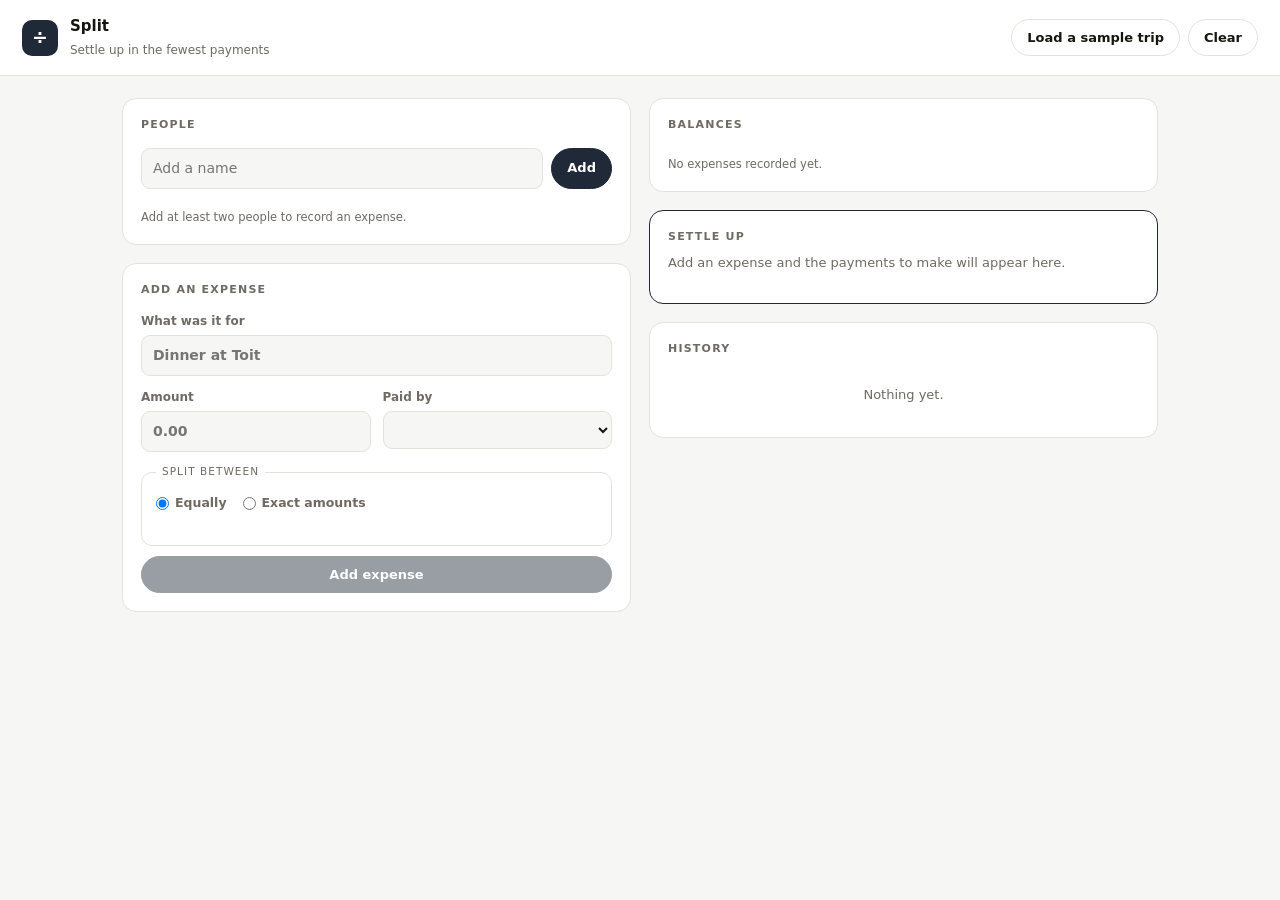
<file: templates/expense-splitter/index.html>
<!DOCTYPE html>
<html lang="en">
<head>
<meta charset="UTF-8">
<meta name="viewport" content="width=device-width, initial-scale=1">
<title>Splitwise-style Expense Splitter</title>
<meta name="description" content="Split trip and flatmate expenses, then settle up in the fewest possible payments. Runs entirely in your browser.">
<link rel="stylesheet" href="styles.css">
</head>
<body>

<header class="topbar">
  <div class="brand">
    <span class="mark" aria-hidden="true">÷</span>
    <div>
      <strong>Split</strong>
      <small>Settle up in the fewest payments</small>
    </div>
  </div>
  <div class="actions">
    <button type="button" id="sampleBtn" class="btn ghost">Load a sample trip</button>
    <button type="button" id="clearBtn" class="btn ghost">Clear</button>
  </div>
</header>

<main class="grid">

  <!-- ── People + add expense ── -->
  <section class="col">
    <div class="card">
      <h2>People</h2>
      <form id="personForm" class="inline-form">
        <input type="text" id="personName" maxlength="30" placeholder="Add a name" required>
        <button type="submit" class="btn primary">Add</button>
      </form>
      <ul id="peopleList" class="chips"></ul>
      <p class="hint" id="peopleHint">Add at least two people to record an expense.</p>
    </div>

    <div class="card">
      <h2>Add an expense</h2>
      <form id="expenseForm">
        <label>What was it for
          <input type="text" id="expDesc" maxlength="60" placeholder="Dinner at Toit" required>
        </label>
        <div class="row">
          <label>Amount
            <input type="number" id="expAmount" min="0.01" step="0.01" placeholder="0.00" required>
          </label>
          <label>Paid by
            <select id="expPayer" required></select>
          </label>
        </div>

        <fieldset class="split">
          <legend>Split between</legend>
          <div class="split-mode">
            <label><input type="radio" name="mode" value="equal" checked> Equally</label>
            <label><input type="radio" name="mode" value="exact"> Exact amounts</label>
          </div>
          <div id="participants" class="participants"></div>
          <p class="hint" id="splitHint"></p>
        </fieldset>

        <button type="submit" class="btn primary wide" id="addExpenseBtn">Add expense</button>
      </form>
    </div>
  </section>

  <!-- ── Balances + settlement + history ── -->
  <section class="col">
    <div class="card">
      <h2>Balances</h2>
      <ul id="balances" class="balances"></ul>
      <p class="hint" id="balancesHint">No expenses recorded yet.</p>
    </div>

    <div class="card settle">
      <h2>Settle up</h2>
      <p class="lede" id="settleLede"></p>
      <ol id="settlements" class="settlements"></ol>
    </div>

    <div class="card">
      <h2>History <span class="count" id="expenseCount"></span></h2>
      <ul id="expenses" class="expenses"></ul>
    </div>
  </section>
</main>

<script src="app.js"></script>
</body>
</html>
</file>
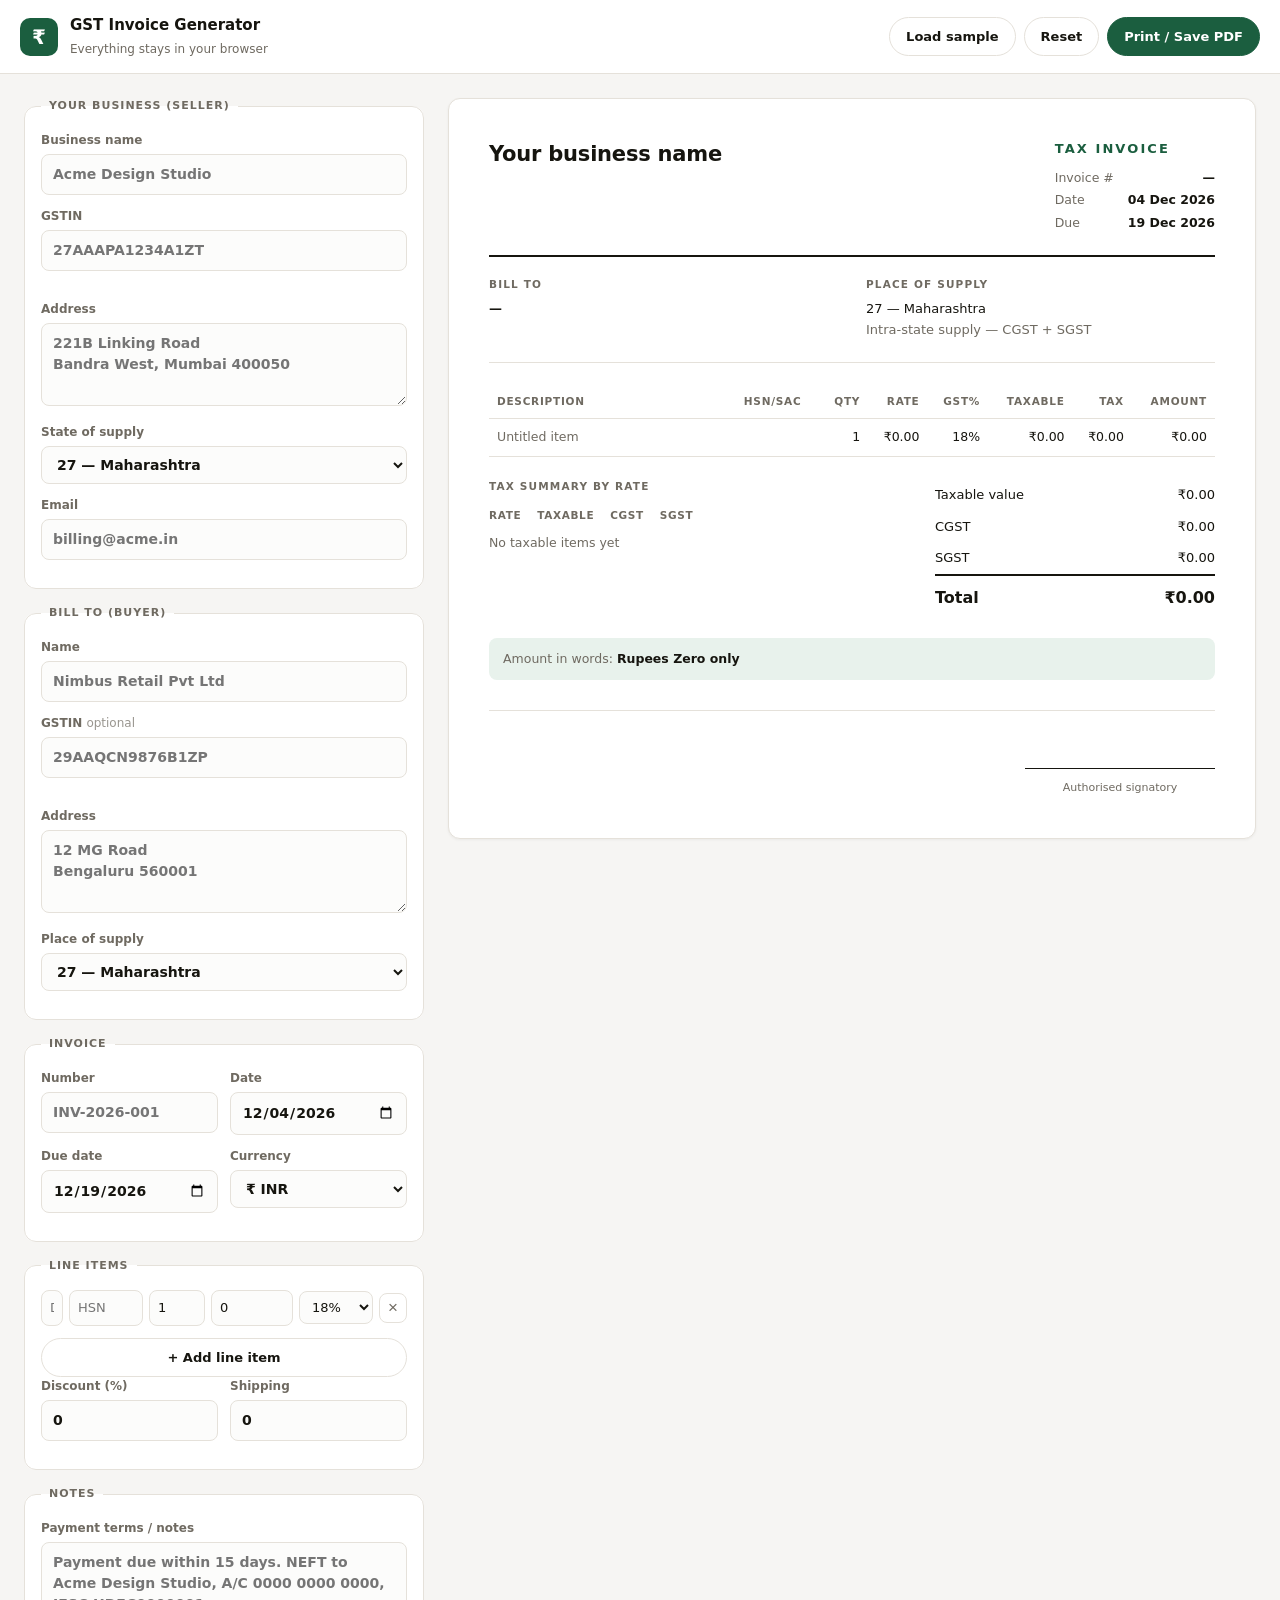
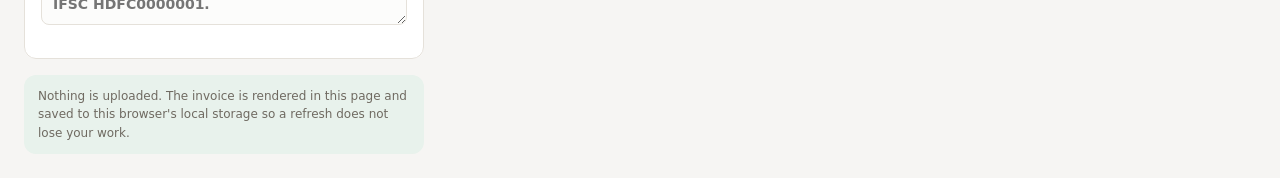
<file: templates/gst-invoice-generator/index.html>
<!DOCTYPE html>
<html lang="en">
<head>
<meta charset="UTF-8">
<meta name="viewport" content="width=device-width, initial-scale=1">
<title>GST Invoice Generator</title>
<meta name="description" content="Create a GST-compliant tax invoice in the browser. CGST/SGST/IGST split, amount in words, print to PDF. Nothing leaves your device.">
<link rel="stylesheet" href="styles.css">
</head>
<body>

<header class="topbar no-print">
  <div class="brand">
    <span class="mark">₹</span>
    <div>
      <strong>GST Invoice Generator</strong>
      <small>Everything stays in your browser</small>
    </div>
  </div>
  <div class="actions">
    <button type="button" id="loadSample" class="btn ghost">Load sample</button>
    <button type="button" id="resetAll" class="btn ghost">Reset</button>
    <button type="button" id="printBtn" class="btn primary">Print / Save PDF</button>
  </div>
</header>

<main class="layout">

  <!-- ─────────── Editor ─────────── -->
  <section class="editor no-print" aria-label="Invoice details">

    <fieldset>
      <legend>Your business (seller)</legend>
      <label>Business name <input type="text" id="sellerName" placeholder="Acme Design Studio"></label>
      <label>GSTIN <input type="text" id="sellerGstin" placeholder="27AAAPA1234A1ZT" maxlength="15" spellcheck="false"></label>
      <p class="hint" id="sellerGstinHint"></p>
      <label>Address <textarea id="sellerAddress" rows="3" placeholder="221B Linking Road&#10;Bandra West, Mumbai 400050"></textarea></label>
      <label>State of supply
        <select id="sellerState"></select>
      </label>
      <label>Email <input type="email" id="sellerEmail" placeholder="billing@acme.in"></label>
    </fieldset>

    <fieldset>
      <legend>Bill to (buyer)</legend>
      <label>Name <input type="text" id="buyerName" placeholder="Nimbus Retail Pvt Ltd"></label>
      <label>GSTIN <span class="opt">optional</span> <input type="text" id="buyerGstin" placeholder="29AAQCN9876B1ZP" maxlength="15" spellcheck="false"></label>
      <p class="hint" id="buyerGstinHint"></p>
      <label>Address <textarea id="buyerAddress" rows="3" placeholder="12 MG Road&#10;Bengaluru 560001"></textarea></label>
      <label>Place of supply
        <select id="buyerState"></select>
      </label>
    </fieldset>

    <fieldset>
      <legend>Invoice</legend>
      <div class="row">
        <label>Number <input type="text" id="invoiceNo" placeholder="INV-2026-001"></label>
        <label>Date <input type="date" id="invoiceDate"></label>
      </div>
      <div class="row">
        <label>Due date <input type="date" id="dueDate"></label>
        <label>Currency
          <select id="currency">
            <option value="INR">₹ INR</option>
            <option value="USD">$ USD</option>
            <option value="EUR">€ EUR</option>
            <option value="GBP">£ GBP</option>
          </select>
        </label>
      </div>
    </fieldset>

    <fieldset>
      <legend>Line items</legend>
      <div id="itemRows" class="item-rows"></div>
      <button type="button" id="addItem" class="btn ghost wide">+ Add line item</button>
      <div class="row">
        <label>Discount (%) <input type="number" id="discountPct" min="0" max="100" step="0.01" value="0"></label>
        <label>Shipping <input type="number" id="shipping" min="0" step="0.01" value="0"></label>
      </div>
    </fieldset>

    <fieldset>
      <legend>Notes</legend>
      <label>Payment terms / notes
        <textarea id="notes" rows="3" placeholder="Payment due within 15 days. NEFT to Acme Design Studio, A/C 0000 0000 0000, IFSC HDFC0000001."></textarea>
      </label>
    </fieldset>

    <p class="privacy">
      Nothing is uploaded. The invoice is rendered in this page and saved to
      this browser's local storage so a refresh does not lose your work.
    </p>
  </section>

  <!-- ─────────── Preview ─────────── -->
  <section class="preview" aria-label="Invoice preview">
    <article class="invoice" id="invoice">

      <div class="inv-head">
        <div>
          <h1 id="pvSellerName">Your business name</h1>
          <p class="muted" id="pvSellerAddress"></p>
          <p class="muted" id="pvSellerGstin"></p>
          <p class="muted" id="pvSellerEmail"></p>
        </div>
        <div class="inv-meta">
          <h2>Tax Invoice</h2>
          <table>
            <tr><td>Invoice #</td><th id="pvInvoiceNo">—</th></tr>
            <tr><td>Date</td><th id="pvInvoiceDate">—</th></tr>
            <tr><td>Due</td><th id="pvDueDate">—</th></tr>
          </table>
        </div>
      </div>

      <div class="parties">
        <div>
          <h3>Bill to</h3>
          <p><strong id="pvBuyerName">—</strong></p>
          <p class="muted" id="pvBuyerAddress"></p>
          <p class="muted" id="pvBuyerGstin"></p>
        </div>
        <div>
          <h3>Place of supply</h3>
          <p id="pvPlaceOfSupply">—</p>
          <p class="muted" id="pvSupplyType"></p>
        </div>
      </div>

      <table class="lines">
        <thead>
          <tr>
            <th class="c-desc">Description</th>
            <th class="c-hsn">HSN/SAC</th>
            <th class="c-num">Qty</th>
            <th class="c-num">Rate</th>
            <th class="c-num">GST%</th>
            <th class="c-num">Taxable</th>
            <th class="c-num">Tax</th>
            <th class="c-num">Amount</th>
          </tr>
        </thead>
        <tbody id="pvLines"></tbody>
      </table>

      <div class="totals-wrap">
        <div class="hsn-summary">
          <h3>Tax summary by rate</h3>
          <table id="pvTaxSummary"></table>
        </div>
        <table class="totals" id="pvTotals"></table>
      </div>

      <p class="in-words"><span>Amount in words:</span> <strong id="pvWords">—</strong></p>

      <div class="inv-foot">
        <p class="muted" id="pvNotes"></p>
        <div class="sign">
          <div class="sign-line"></div>
          <small>Authorised signatory</small>
        </div>
      </div>
    </article>
  </section>
</main>

<script src="app.js"></script>
</body>
</html>
</file>
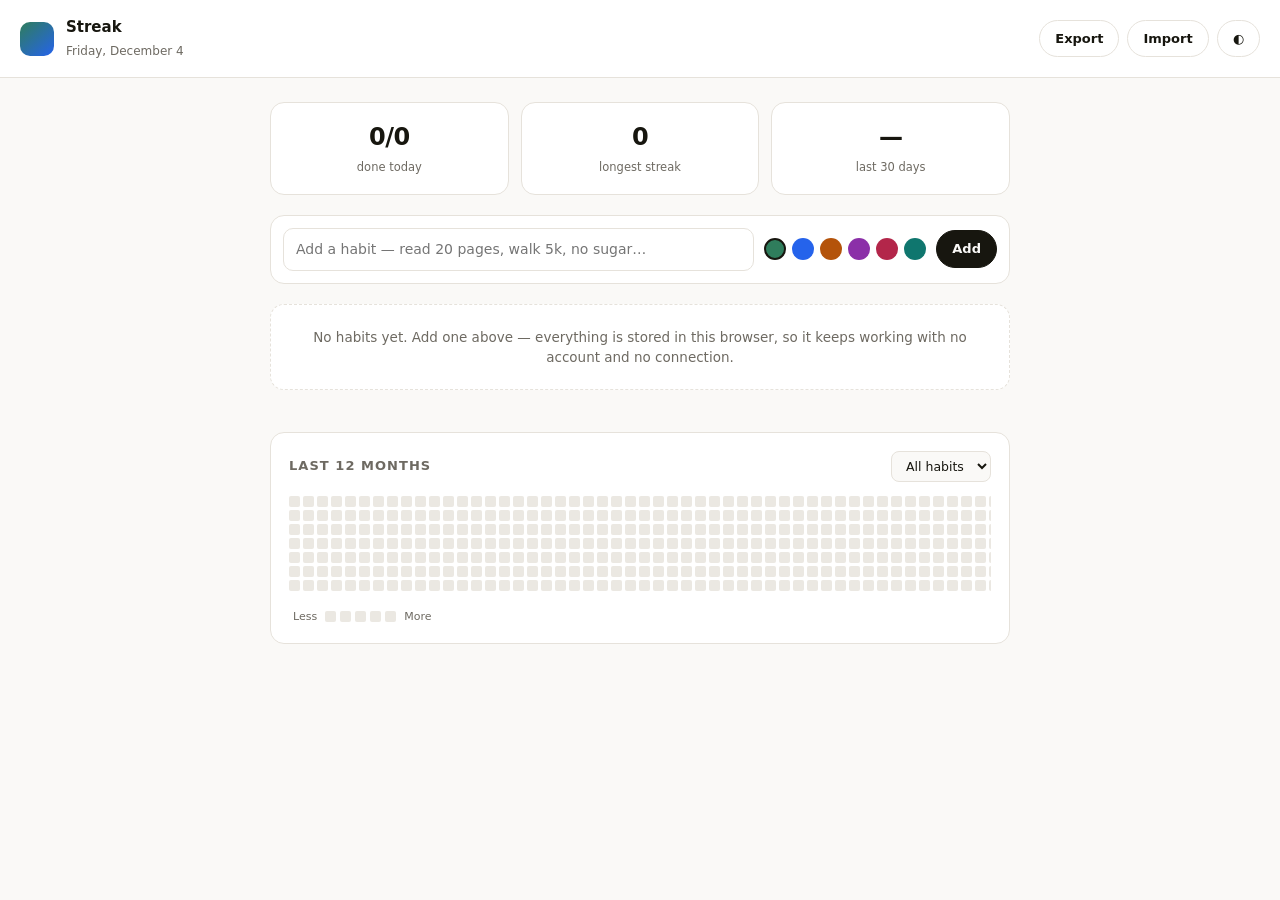
<file: templates/habit-tracker/index.html>
<!DOCTYPE html>
<html lang="en">
<head>
<meta charset="UTF-8">
<meta name="viewport" content="width=device-width, initial-scale=1">
<title>Streak — Habit Tracker</title>
<meta name="description" content="Track daily habits with streaks and a year heatmap. Works offline, stores everything in your browser, exports to JSON.">
<link rel="stylesheet" href="styles.css">
</head>
<body>

<header class="topbar">
  <div class="brand">
    <span class="mark" aria-hidden="true"></span>
    <div>
      <strong>Streak</strong>
      <small id="todayLabel"></small>
    </div>
  </div>
  <div class="actions">
    <button type="button" id="exportBtn" class="btn ghost">Export</button>
    <label class="btn ghost file">
      Import
      <input type="file" id="importInput" accept="application/json" hidden>
    </label>
    <button type="button" id="themeBtn" class="btn ghost" aria-label="Toggle theme">◐</button>
  </div>
</header>

<main>
  <section class="summary" aria-label="Overview">
    <div class="stat"><span id="statToday">0/0</span><small>done today</small></div>
    <div class="stat"><span id="statBest">0</span><small>longest streak</small></div>
    <div class="stat"><span id="statRate">—</span><small>last 30 days</small></div>
  </section>

  <form id="addForm" class="add-form">
    <input type="text" id="habitName" maxlength="40" placeholder="Add a habit — read 20 pages, walk 5k, no sugar…" required>
    <div class="colors" id="colorPicker" role="radiogroup" aria-label="Colour"></div>
    <button type="submit" class="btn primary">Add</button>
  </form>

  <p id="emptyState" class="empty" hidden>
    No habits yet. Add one above — everything is stored in this browser, so it
    keeps working with no account and no connection.
  </p>

  <ul id="habitList" class="habits"></ul>

  <section class="year" aria-label="Year overview">
    <div class="year-head">
      <h2>Last 12 months</h2>
      <select id="heatmapHabit" aria-label="Habit shown in heatmap"></select>
    </div>
    <div class="heatmap-scroll">
      <div id="heatmap" class="heatmap"></div>
    </div>
    <div class="legend">
      <span>Less</span>
      <i class="lv0"></i><i class="lv1"></i><i class="lv2"></i><i class="lv3"></i><i class="lv4"></i>
      <span>More</span>
    </div>
  </section>
</main>

<script src="app.js"></script>
</body>
</html>
</file>
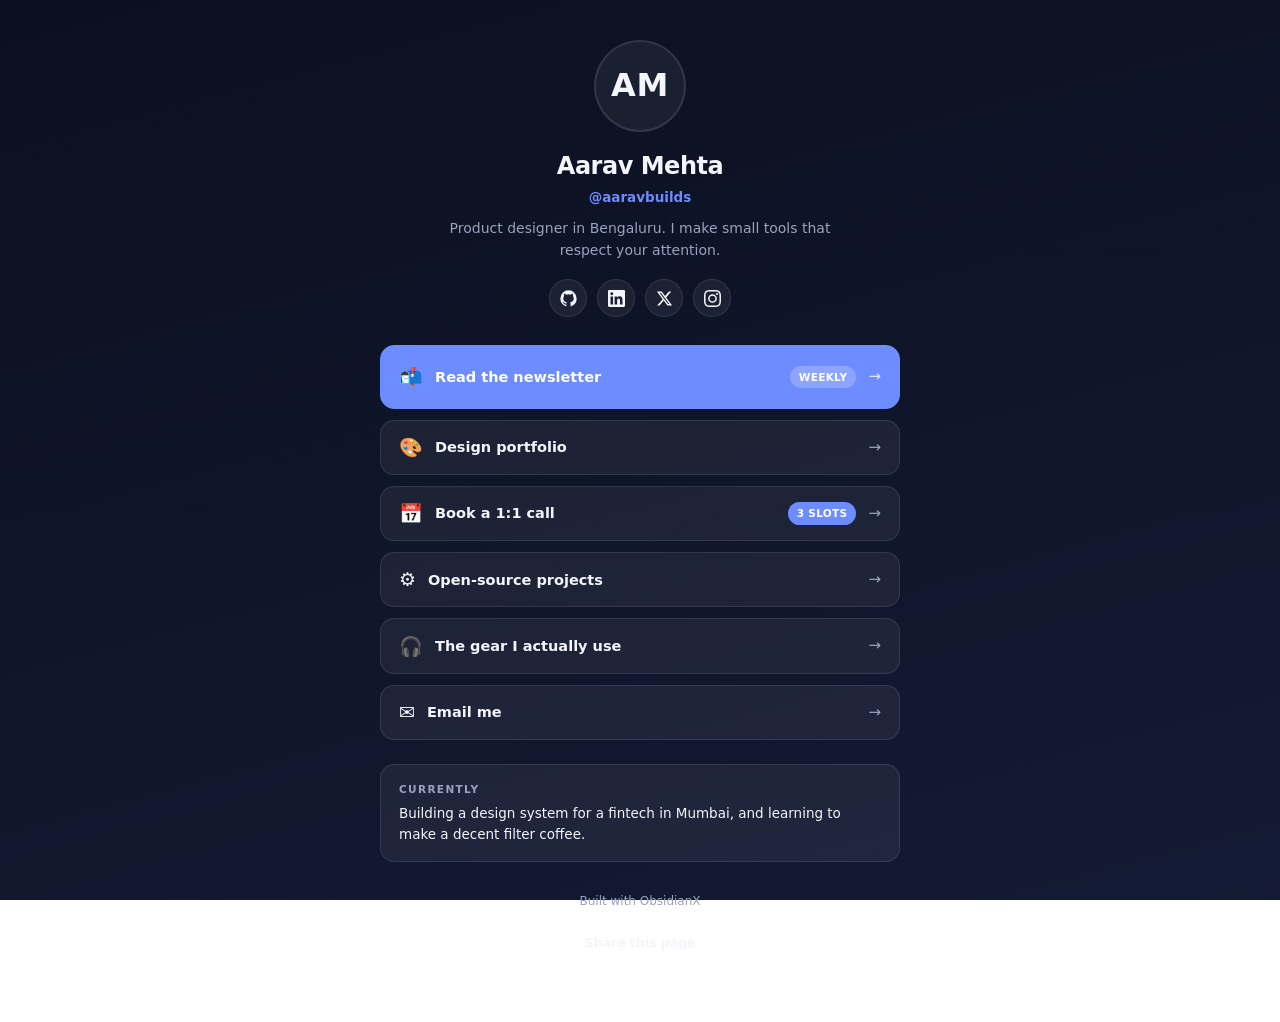
<file: templates/link-in-bio/index.html>
<!DOCTYPE html>
<html lang="en">
<head>
<meta charset="UTF-8">
<meta name="viewport" content="width=device-width, initial-scale=1">
<title>Aarav Mehta — Links</title>
<meta name="description" content="One page, every link. Edit profile.js and deploy — no build step, no dependencies.">

<!-- Social preview. Change the URL and image once the site is live; both must be
     absolute, because crawlers do not resolve relative paths. -->
<meta property="og:type" content="profile">
<meta property="og:title" content="Aarav Mehta — Links">
<meta property="og:description" content="Product designer in Bengaluru. Everything I make, in one place.">
<meta name="twitter:card" content="summary_large_image">

<link rel="stylesheet" href="styles.css">
<link rel="icon" href="data:image/svg+xml,<svg xmlns='http://www.w3.org/2000/svg' viewBox='0 0 32 32'><text y='26' font-size='26'>🔗</text></svg>">
</head>
<body>

<a class="skip" href="#links">Skip to links</a>

<main class="page">
  <header class="profile">
    <div class="avatar" id="avatar" aria-hidden="true"></div>
    <h1 id="name">—</h1>
    <p class="handle" id="handle"></p>
    <p class="bio" id="bio"></p>
    <ul class="socials" id="socials" aria-label="Social profiles"></ul>
  </header>

  <nav id="links" class="links" aria-label="Links"></nav>

  <section class="now" id="nowCard" hidden>
    <h2>Currently</h2>
    <p id="nowText"></p>
  </section>

  <footer class="foot">
    <p id="footNote"></p>
    <button type="button" id="shareBtn" class="share">Share this page</button>
  </footer>
</main>

<div class="toast" id="toast" role="status" aria-live="polite"></div>

<script src="profile.js"></script>
<script src="app.js"></script>
</body>
</html>
</file>
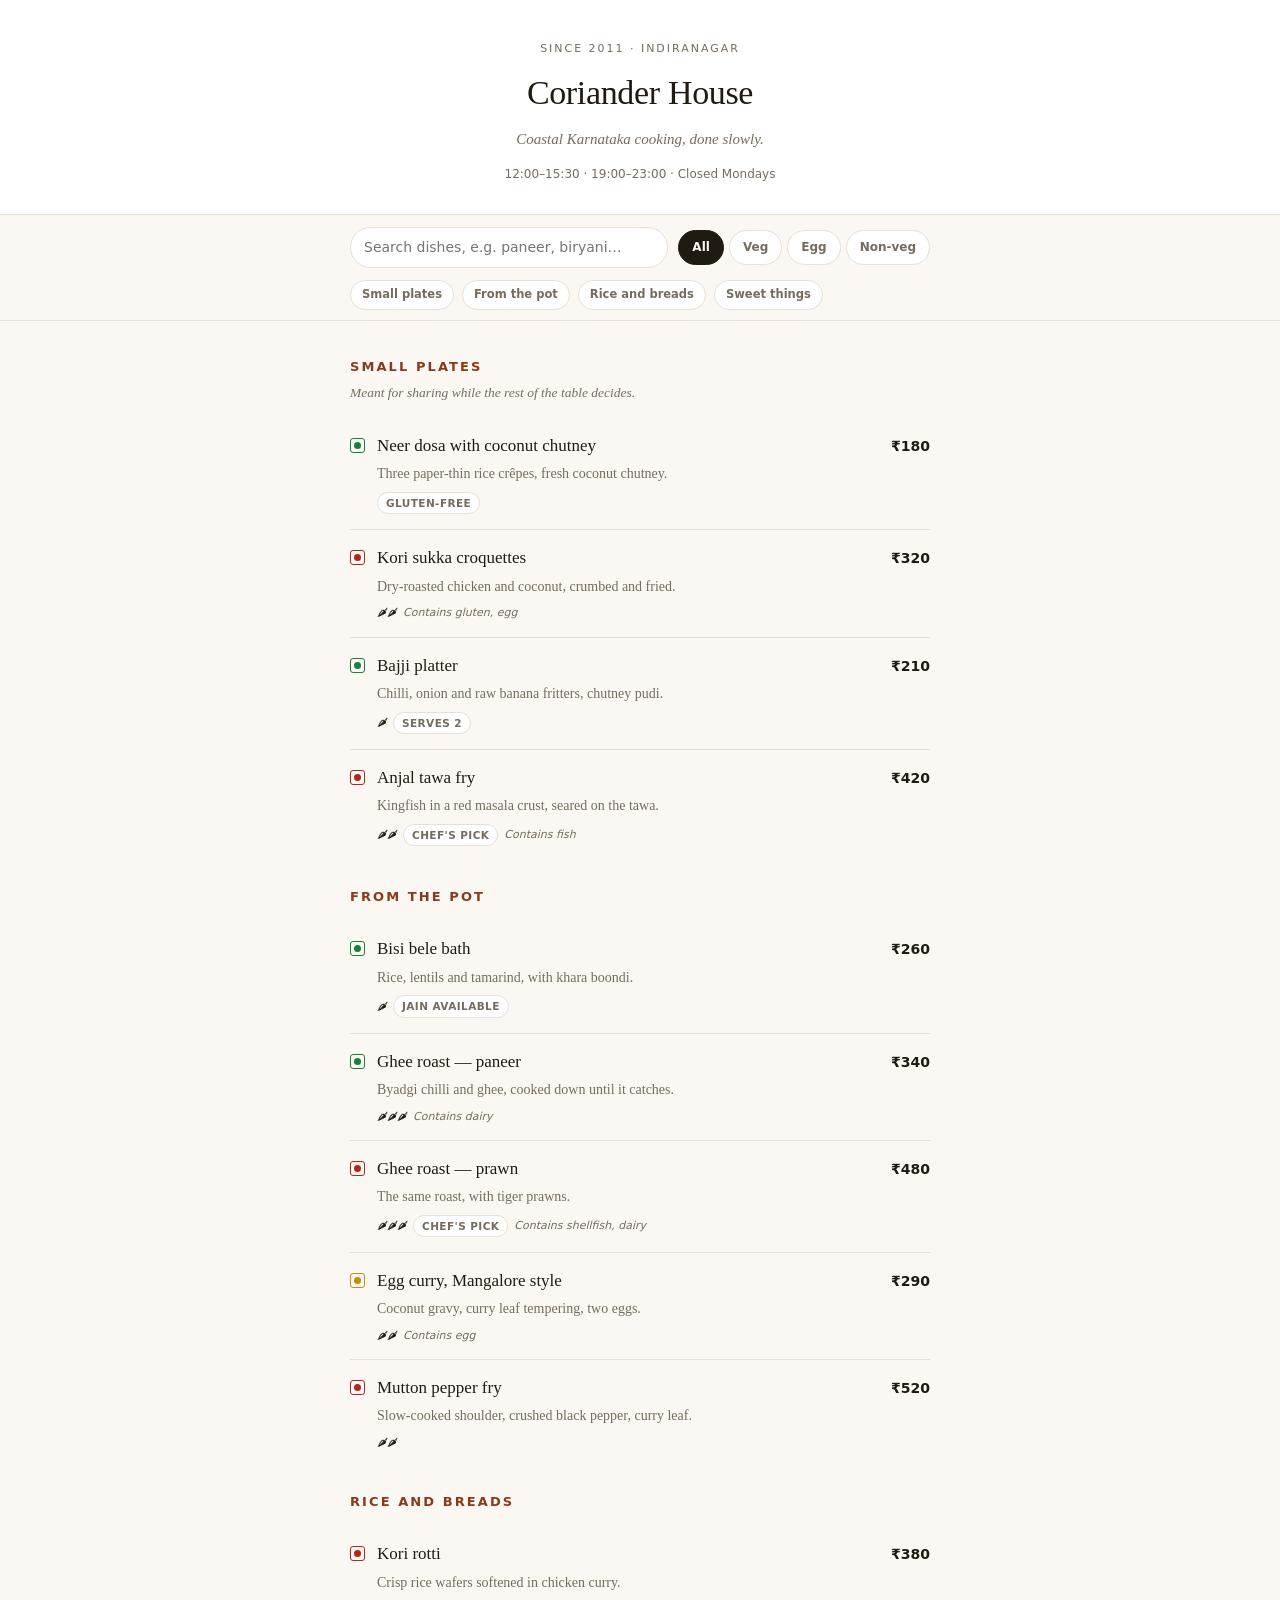
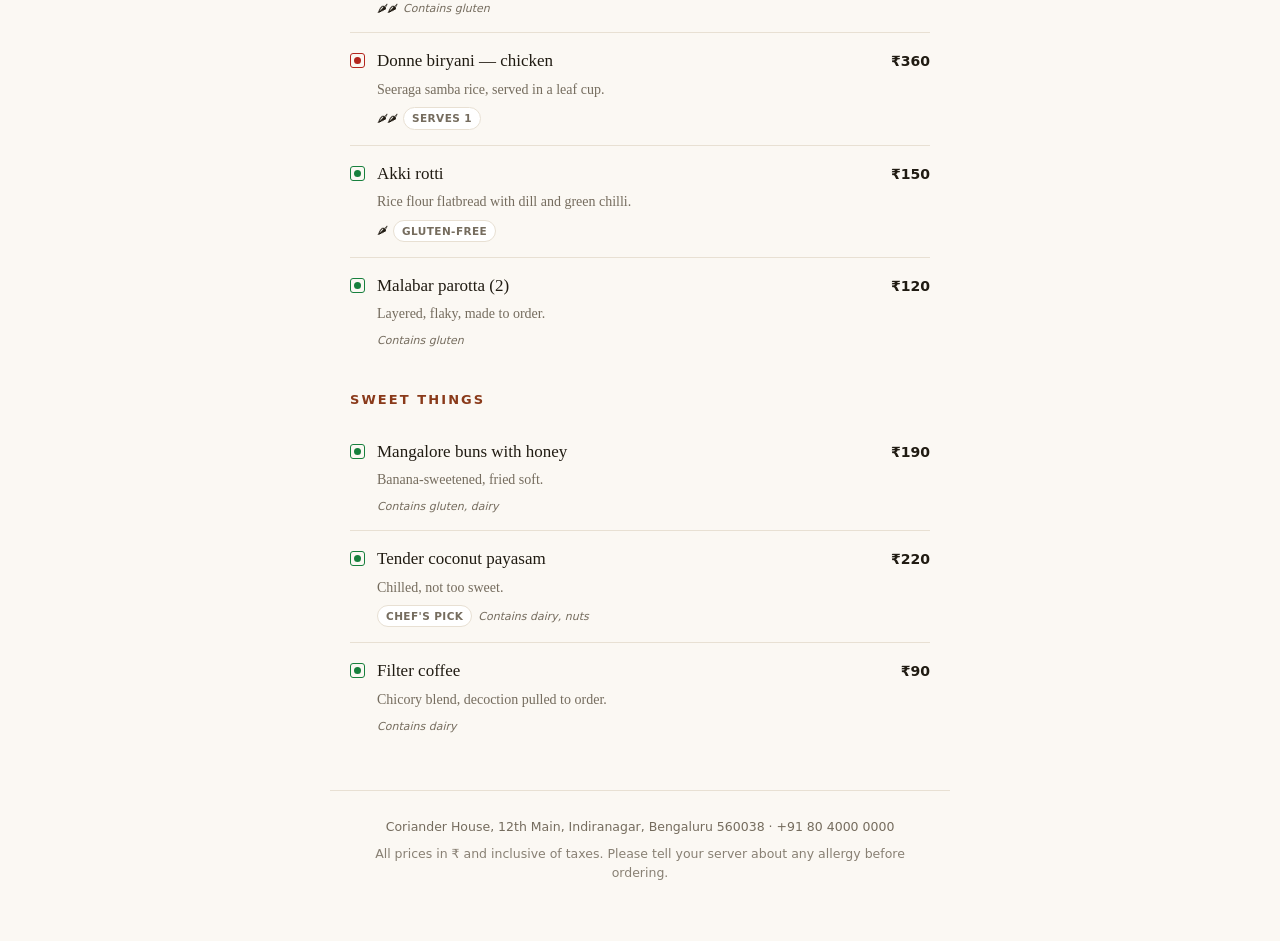
<file: templates/qr-restaurant-menu/index.html>
<!DOCTYPE html>
<html lang="en">
<head>
<meta charset="UTF-8">
<meta name="viewport" content="width=device-width, initial-scale=1">
<title>Coriander House — Menu</title>
<meta name="description" content="A digital menu built for the phone a customer is holding at the table. Veg/non-veg marks, allergens, search, and no app to install.">
<link rel="stylesheet" href="styles.css">
</head>
<body>

<header class="hero">
  <div class="hero-inner">
    <p class="kicker" id="kicker"></p>
    <h1 id="restaurantName">—</h1>
    <p class="tagline" id="tagline"></p>
    <p class="meta" id="meta"></p>
  </div>
</header>

<div class="controls">
  <div class="controls-inner">
    <label class="search">
      <span class="sr-only">Search the menu</span>
      <input type="search" id="search" placeholder="Search dishes, e.g. paneer, biryani…" autocomplete="off">
    </label>
    <div class="filters" id="dietFilters" role="group" aria-label="Dietary filter">
      <button type="button" class="filter on" data-diet="all">All</button>
      <button type="button" class="filter" data-diet="veg">Veg</button>
      <button type="button" class="filter" data-diet="egg">Egg</button>
      <button type="button" class="filter" data-diet="nonveg">Non-veg</button>
    </div>
  </div>
  <nav class="jump" id="jump" aria-label="Jump to section"></nav>
</div>

<main id="menu" class="menu"></main>

<p class="no-results" id="noResults" hidden>Nothing matches that search.</p>

<footer class="foot">
  <p id="footNote"></p>
  <p class="disclaimer" id="disclaimer"></p>
</footer>

<script src="menu-data.js"></script>
<script src="app.js"></script>
</body>
</html>
</file>
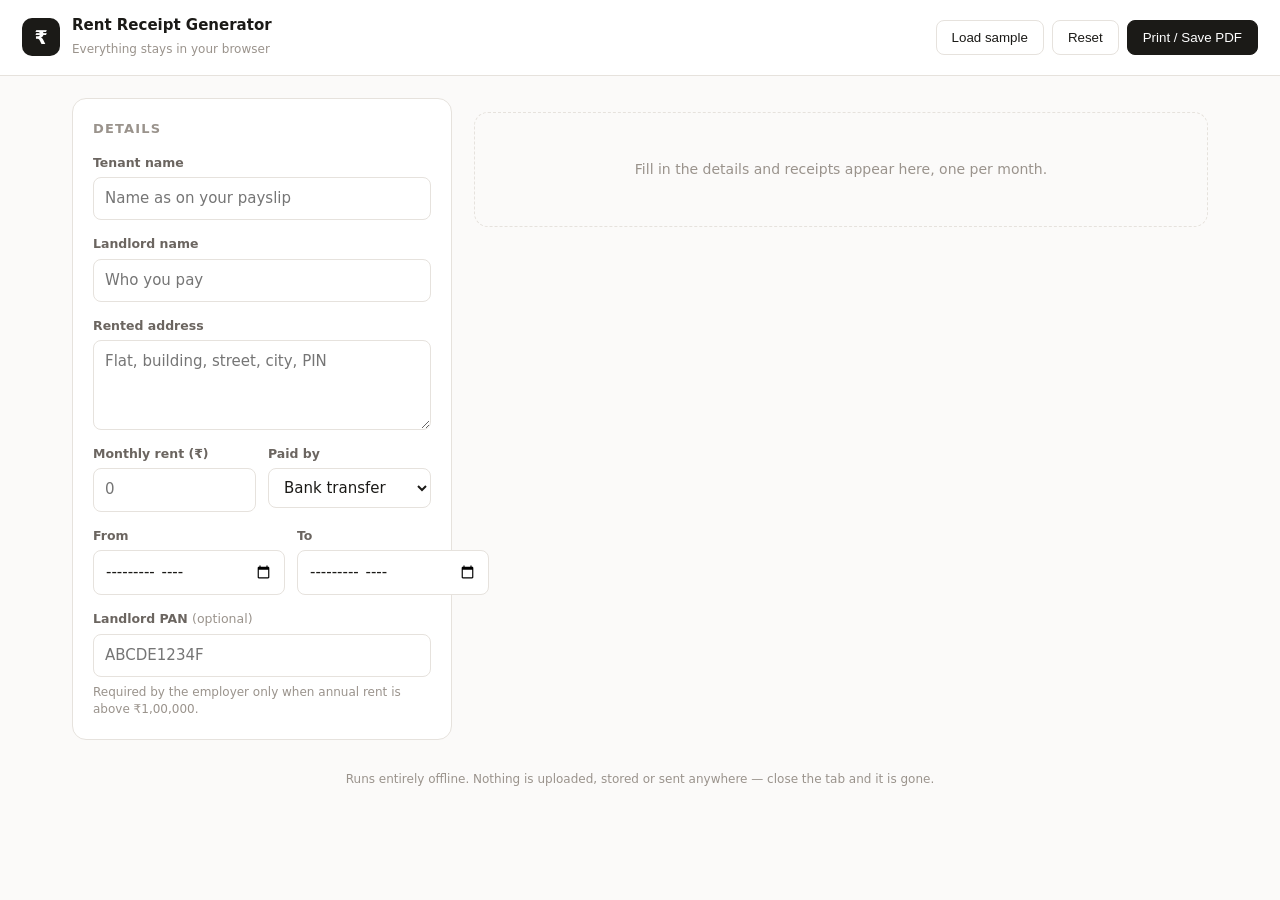
<file: templates/rent-receipt-generator/index.html>
<!DOCTYPE html>
<html lang="en">
<head>
<meta charset="UTF-8">
<meta name="viewport" content="width=device-width, initial-scale=1">
<title>Rent Receipt Generator</title>
<meta name="description" content="Generate a year of rent receipts for HRA tax exemption. Works out the revenue stamp rule, splits by month, and prints to PDF. Nothing leaves your device.">
<link rel="stylesheet" href="styles.css">
</head>
<body>

<header class="topbar no-print">
  <div class="brand">
    <span class="mark">₹</span>
    <div>
      <strong>Rent Receipt Generator</strong>
      <small>Everything stays in your browser</small>
    </div>
  </div>
  <div class="actions">
    <button type="button" id="loadSample" class="btn ghost">Load sample</button>
    <button type="button" id="resetAll" class="btn ghost">Reset</button>
    <button type="button" id="printBtn" class="btn primary">Print / Save PDF</button>
  </div>
</header>

<main class="layout">

  <!-- ── Form ─────────────────────────────────────────────────────── -->
  <section class="panel no-print" aria-label="Receipt details">
    <h2>Details</h2>

    <div class="field">
      <label for="tenant">Tenant name</label>
      <input id="tenant" type="text" autocomplete="name" placeholder="Name as on your payslip">
    </div>

    <div class="field">
      <label for="landlord">Landlord name</label>
      <input id="landlord" type="text" placeholder="Who you pay">
    </div>

    <div class="field">
      <label for="address">Rented address</label>
      <textarea id="address" rows="3" placeholder="Flat, building, street, city, PIN"></textarea>
    </div>

    <div class="row">
      <div class="field">
        <label for="rent">Monthly rent (&#8377;)</label>
        <input id="rent" type="number" min="0" step="1" inputmode="numeric" placeholder="0">
      </div>
      <div class="field">
        <label for="payMode">Paid by</label>
        <select id="payMode">
          <option value="Bank transfer">Bank transfer</option>
          <option value="UPI">UPI</option>
          <option value="Cheque">Cheque</option>
          <option value="Cash">Cash</option>
        </select>
      </div>
    </div>

    <div class="row">
      <div class="field">
        <label for="fromMonth">From</label>
        <input id="fromMonth" type="month">
      </div>
      <div class="field">
        <label for="toMonth">To</label>
        <input id="toMonth" type="month">
      </div>
    </div>

    <div class="field">
      <label for="pan">Landlord PAN <span class="opt">(optional)</span></label>
      <input id="pan" type="text" maxlength="10" placeholder="ABCDE1234F" style="text-transform:uppercase">
      <p class="hint" id="panHint">
        Required by the employer only when annual rent is above &#8377;1,00,000.
      </p>
    </div>

    <p class="note" id="stampNote" hidden></p>
    <p class="error" id="formError" role="alert" hidden></p>
  </section>

  <!-- ── Receipts ─────────────────────────────────────────────────── -->
  <section class="output" aria-label="Generated receipts">
    <div class="summary no-print" id="summary" hidden></div>
    <div id="receipts"></div>
    <p class="empty no-print" id="emptyState">
      Fill in the details and receipts appear here, one per month.
    </p>
  </section>

</main>

<footer class="foot no-print">
  <p>
    Runs entirely offline. Nothing is uploaded, stored or sent anywhere &mdash;
    close the tab and it is gone.
  </p>
</footer>

<script src="app.js"></script>
</body>
</html>
</file>
<file: templates/expense-splitter/styles.css>
/* Split — shared expense splitter. */

:root {
  --bg: #f6f6f4;
  --panel: #ffffff;
  --ink: #16160f;
  --muted: #6f6b62;
  --line: #e5e2db;
  --up: #147a52;
  --up-soft: #e6f4ee;
  --down: #b3402a;
  --down-soft: #fbeee9;
  --accent: #1f2937;
  --radius: 14px;
}

@media (prefers-color-scheme: dark) {
  :root {
    --bg: #101013;
    --panel: #18181c;
    --ink: #f1efea;
    --muted: #99948b;
    --line: #27272c;
    --up: #4ec294;
    --up-soft: #14261f;
    --down: #e58a72;
    --down-soft: #2a1a16;
    --accent: #e9e7e2;
  }
}

* { box-sizing: border-box; }

body {
  margin: 0;
  background: var(--bg);
  color: var(--ink);
  font-family: ui-sans-serif, system-ui, -apple-system, "Segoe UI", Roboto, Inter, sans-serif;
  font-size: 15px;
  line-height: 1.5;
  -webkit-font-smoothing: antialiased;
}

/* ── Top bar ─────────────────────────────────────────────────────────────── */
.topbar {
  display: flex;
  flex-wrap: wrap;
  gap: 12px;
  align-items: center;
  justify-content: space-between;
  padding: 15px 22px;
  background: var(--panel);
  border-bottom: 1px solid var(--line);
}

.brand { display: flex; align-items: center; gap: 12px; }

.brand .mark {
  width: 36px; height: 36px;
  display: grid; place-items: center;
  border-radius: 10px;
  background: var(--accent);
  color: var(--panel);
  font-size: 19px;
  font-weight: 700;
}

.brand strong { display: block; font-size: 15px; }
.brand small { color: var(--muted); font-size: 12px; }

.actions { display: flex; gap: 8px; }

.btn {
  font: inherit;
  font-size: 13px;
  font-weight: 600;
  padding: 8px 15px;
  border-radius: 999px;
  border: 1px solid var(--line);
  background: var(--panel);
  color: var(--ink);
  cursor: pointer;
}

.btn:hover:not(:disabled) { border-color: var(--ink); }
.btn.primary { background: var(--accent); color: var(--panel); border-color: var(--accent); }
.btn.wide { width: 100%; margin-top: 6px; }
.btn:disabled { opacity: .45; cursor: not-allowed; }

/* ── Layout ──────────────────────────────────────────────────────────────── */
.grid {
  display: grid;
  grid-template-columns: 1fr 1fr;
  gap: 18px;
  max-width: 1080px;
  margin: 0 auto;
  padding: 22px;
  align-items: start;
}

@media (max-width: 860px) { .grid { grid-template-columns: 1fr; } }

.col { display: grid; gap: 18px; }

.card {
  padding: 18px;
  background: var(--panel);
  border: 1px solid var(--line);
  border-radius: var(--radius);
}

.card h2 {
  margin: 0 0 14px;
  font-size: 11px;
  letter-spacing: .11em;
  text-transform: uppercase;
  color: var(--muted);
}

.card h2 .count { color: var(--muted); font-weight: 400; }

label { display: block; margin-bottom: 12px; font-size: 12px; font-weight: 600; color: var(--muted); }

input[type="text"], input[type="number"], select {
  width: 100%;
  margin-top: 5px;
  padding: 9px 11px;
  font: inherit;
  font-size: 14px;
  color: var(--ink);
  background: var(--bg);
  border: 1px solid var(--line);
  border-radius: 9px;
  outline: none;
}

input:focus, select:focus { border-color: var(--ink); }

.row { display: grid; grid-template-columns: 1fr 1fr; gap: 12px; }

.inline-form { display: flex; gap: 8px; margin-bottom: 12px; }
.inline-form input { margin-top: 0; }

.hint { margin: 8px 0 0; font-size: 11.5px; color: var(--muted); }

/* ── People chips ────────────────────────────────────────────────────────── */
.chips { list-style: none; display: flex; flex-wrap: wrap; gap: 7px; margin: 0; padding: 0; }

.chip {
  display: inline-flex;
  align-items: center;
  gap: 6px;
  padding: 5px 8px 5px 12px;
  border-radius: 999px;
  background: var(--bg);
  border: 1px solid var(--line);
  font-size: 13px;
  font-weight: 600;
}

.chip button {
  border: none;
  background: none;
  color: var(--muted);
  font-size: 16px;
  line-height: 1;
  cursor: pointer;
  padding: 0 2px;
}

.chip button:hover { color: var(--down); }

/* ── Split picker ────────────────────────────────────────────────────────── */
.split { margin: 0 0 4px; padding: 14px; border: 1px solid var(--line); border-radius: 11px; }

.split legend {
  padding: 0 6px;
  font-size: 10.5px;
  letter-spacing: .1em;
  text-transform: uppercase;
  color: var(--muted);
}

.split-mode { display: flex; gap: 16px; margin-bottom: 10px; }
.split-mode label { margin: 0; display: flex; align-items: center; gap: 6px; font-size: 12.5px; }
.split-mode input { margin: 0; }

.participants { display: grid; gap: 7px; }

.participant { display: flex; align-items: center; gap: 10px; }
.participant .who { flex: 1; margin: 0; display: flex; align-items: center; gap: 8px; font-size: 13.5px; color: var(--ink); font-weight: 500; }
.participant .exact { width: 110px; margin: 0; padding: 6px 9px; font-size: 13px; }

/* ── Balances ────────────────────────────────────────────────────────────── */
.balances, .settlements, .expenses { list-style: none; margin: 0; padding: 0; display: grid; gap: 8px; }

.balance {
  display: flex;
  justify-content: space-between;
  align-items: center;
  gap: 10px;
  padding: 10px 13px;
  border-radius: 10px;
  font-size: 13.5px;
  background: var(--bg);
  border: 1px solid var(--line);
}

.balance .who { font-weight: 600; }
.balance.up { background: var(--up-soft); border-color: transparent; }
.balance.up .amt { color: var(--up); font-weight: 700; }
.balance.down { background: var(--down-soft); border-color: transparent; }
.balance.down .amt { color: var(--down); font-weight: 700; }
.balance.level .amt { color: var(--muted); }

/* ── Settlement ──────────────────────────────────────────────────────────── */
.settle { border-color: var(--accent); }
.lede { margin: -6px 0 12px; font-size: 13px; color: var(--muted); }

.settlements { counter-reset: step; }

.settlements li {
  display: flex;
  align-items: center;
  gap: 9px;
  padding: 11px 13px;
  border-radius: 10px;
  background: var(--bg);
  border: 1px solid var(--line);
  font-size: 13.5px;
}

.settlements .from { font-weight: 700; }
.settlements .arrow { color: var(--muted); }
.settlements .to { font-weight: 700; }
.settlements .amt { margin-left: auto; font-weight: 700; font-variant-numeric: tabular-nums; }

/* ── History ─────────────────────────────────────────────────────────────── */
.expense {
  display: flex;
  align-items: center;
  gap: 10px;
  padding: 10px 12px;
  border-radius: 10px;
  background: var(--bg);
  border: 1px solid var(--line);
}

.expense div { flex: 1; min-width: 0; }
.expense strong { display: block; font-size: 13.5px; }
.expense small { color: var(--muted); font-size: 11.5px; }
.expense .amt { font-weight: 700; font-variant-numeric: tabular-nums; font-size: 13.5px; }

.expense button {
  border: none;
  background: none;
  color: var(--muted);
  font-size: 18px;
  line-height: 1;
  cursor: pointer;
  padding: 0 2px;
}

.expense button:hover { color: var(--down); }

.none { padding: 14px; text-align: center; color: var(--muted); font-size: 13px; }
</file>
<file: templates/gst-invoice-generator/styles.css>
/* GST Invoice Generator — screen and print styles.
   The print rules matter as much as the screen ones: "Save as PDF" from the
   browser is the whole delivery mechanism, so the editor is hidden, the page
   is forced to A4 margins, and the invoice is allowed to break across pages
   without splitting a table row down the middle. */

:root {
  --bg: #f6f5f3;
  --panel: #ffffff;
  --ink: #16150f;
  --muted: #6f6a61;
  --line: #e5e1da;
  --accent: #1b5e3f;
  --accent-soft: #e8f2ec;
  --danger: #b3261e;
  --radius: 12px;
  --font: ui-sans-serif, system-ui, -apple-system, "Segoe UI", Roboto, Inter, sans-serif;
}

* { box-sizing: border-box; }

html, body {
  margin: 0;
  padding: 0;
  background: var(--bg);
  color: var(--ink);
  font-family: var(--font);
  font-size: 15px;
  line-height: 1.5;
  -webkit-font-smoothing: antialiased;
}

/* ── Top bar ─────────────────────────────────────────────────────────────── */
.topbar {
  position: sticky;
  top: 0;
  z-index: 10;
  display: flex;
  flex-wrap: wrap;
  gap: 12px;
  align-items: center;
  justify-content: space-between;
  padding: 14px 20px;
  background: var(--panel);
  border-bottom: 1px solid var(--line);
}

.brand { display: flex; align-items: center; gap: 12px; }

.brand .mark {
  width: 38px; height: 38px;
  display: grid; place-items: center;
  border-radius: 10px;
  background: var(--accent);
  color: #fff;
  font-size: 20px;
  font-weight: 700;
}

.brand strong { display: block; font-size: 15px; }
.brand small { color: var(--muted); font-size: 12px; }

.actions { display: flex; gap: 8px; flex-wrap: wrap; }

.btn {
  font: inherit;
  font-size: 13px;
  font-weight: 600;
  padding: 9px 16px;
  border-radius: 999px;
  border: 1px solid var(--line);
  background: var(--panel);
  color: var(--ink);
  cursor: pointer;
  transition: background .15s, border-color .15s, color .15s;
}

.btn:hover { border-color: var(--ink); }
.btn.primary { background: var(--accent); border-color: var(--accent); color: #fff; }
.btn.primary:hover { background: #164c33; }
.btn.wide { width: 100%; margin-top: 4px; }

/* ── Layout ──────────────────────────────────────────────────────────────── */
.layout {
  display: grid;
  grid-template-columns: minmax(320px, 400px) 1fr;
  gap: 24px;
  align-items: start;
  padding: 24px;
  max-width: 1500px;
  margin: 0 auto;
}

@media (max-width: 980px) {
  .layout { grid-template-columns: 1fr; }
}

/* ── Editor ──────────────────────────────────────────────────────────────── */
.editor { display: grid; gap: 16px; }

fieldset {
  margin: 0;
  padding: 16px;
  border: 1px solid var(--line);
  border-radius: var(--radius);
  background: var(--panel);
}

legend {
  padding: 0 8px;
  font-size: 11px;
  font-weight: 700;
  letter-spacing: .09em;
  text-transform: uppercase;
  color: var(--muted);
}

label {
  display: block;
  margin-bottom: 12px;
  font-size: 12px;
  font-weight: 600;
  color: var(--muted);
}

label .opt { font-weight: 400; text-transform: none; opacity: .7; }

input, select, textarea {
  width: 100%;
  margin-top: 5px;
  padding: 9px 11px;
  font: inherit;
  font-size: 14px;
  color: var(--ink);
  background: #fcfcfb;
  border: 1px solid var(--line);
  border-radius: 8px;
  outline: none;
}

input:focus, select:focus, textarea:focus {
  border-color: var(--accent);
  box-shadow: 0 0 0 3px var(--accent-soft);
}

textarea { resize: vertical; }

.row { display: grid; grid-template-columns: 1fr 1fr; gap: 12px; }

.hint { margin: -6px 0 12px; font-size: 11.5px; min-height: 1em; color: var(--muted); }
.hint.ok { color: var(--accent); }
.hint.bad { color: var(--danger); }

.privacy {
  margin: 0;
  padding: 12px 14px;
  font-size: 12px;
  line-height: 1.55;
  color: var(--muted);
  background: var(--accent-soft);
  border-radius: var(--radius);
}

/* ── Line item rows ──────────────────────────────────────────────────────── */
.item-rows { display: grid; gap: 8px; margin-bottom: 8px; }

.item-row {
  display: grid;
  grid-template-columns: 1fr 74px 56px 82px 74px 28px;
  gap: 6px;
  align-items: center;
}

.item-row input, .item-row select { margin-top: 0; padding: 7px 8px; font-size: 13px; }

.item-row .remove {
  width: 28px; height: 30px;
  border: 1px solid var(--line);
  border-radius: 8px;
  background: var(--panel);
  color: var(--muted);
  font-size: 17px;
  line-height: 1;
  cursor: pointer;
}

.item-row .remove:hover { border-color: var(--danger); color: var(--danger); }

@media (max-width: 620px) {
  .item-row { grid-template-columns: 1fr 1fr 28px; }
}

/* ── Invoice preview ─────────────────────────────────────────────────────── */
.preview { min-width: 0; }

.invoice {
  background: var(--panel);
  border: 1px solid var(--line);
  border-radius: var(--radius);
  padding: 40px;
  max-width: 860px;
  box-shadow: 0 1px 3px rgba(0, 0, 0, .05);
}

.inv-head {
  display: flex;
  flex-wrap: wrap;
  gap: 24px;
  justify-content: space-between;
  padding-bottom: 20px;
  border-bottom: 2px solid var(--ink);
}

.inv-head h1 { margin: 0 0 6px; font-size: 21px; letter-spacing: -.01em; }
.inv-head h2 { margin: 0 0 8px; font-size: 13px; letter-spacing: .16em; text-transform: uppercase; color: var(--accent); }

.muted { color: var(--muted); font-size: 12.5px; margin: 2px 0; white-space: pre-line; }

.inv-meta table { border-collapse: collapse; font-size: 12.5px; }
.inv-meta td { padding: 2px 14px 2px 0; color: var(--muted); }
.inv-meta th { padding: 2px 0; text-align: right; font-weight: 600; }

.parties {
  display: grid;
  grid-template-columns: 1fr 1fr;
  gap: 28px;
  padding: 20px 0;
  border-bottom: 1px solid var(--line);
}

.parties h3 {
  margin: 0 0 6px;
  font-size: 10.5px;
  letter-spacing: .11em;
  text-transform: uppercase;
  color: var(--muted);
}

.parties p { margin: 2px 0; font-size: 13px; }

.lines { width: 100%; border-collapse: collapse; margin: 22px 0; font-size: 12.5px; }

.lines thead th {
  padding: 9px 8px;
  text-align: left;
  font-size: 10.5px;
  letter-spacing: .07em;
  text-transform: uppercase;
  color: var(--muted);
  border-bottom: 1px solid var(--line);
}

.lines tbody td { padding: 9px 8px; border-bottom: 1px solid var(--line); vertical-align: top; }
.lines .c-num { text-align: right; white-space: nowrap; }
.lines .c-hsn { color: var(--muted); }
.lines .c-desc { width: 34%; }

.totals-wrap {
  display: flex;
  flex-wrap: wrap;
  gap: 28px;
  justify-content: space-between;
  align-items: flex-start;
}

.hsn-summary h3 {
  margin: 0 0 8px;
  font-size: 10.5px;
  letter-spacing: .11em;
  text-transform: uppercase;
  color: var(--muted);
}

.hsn-summary table { border-collapse: collapse; font-size: 12px; }
.hsn-summary th, .hsn-summary td { padding: 5px 16px 5px 0; text-align: left; }
.hsn-summary thead th { color: var(--muted); font-size: 10.5px; text-transform: uppercase; letter-spacing: .06em; }

.totals { border-collapse: collapse; min-width: 280px; font-size: 13px; margin-left: auto; }
.totals td { padding: 6px 0; }
.totals td:last-child { text-align: right; font-variant-numeric: tabular-nums; }
.totals .grand td {
  padding-top: 10px;
  border-top: 2px solid var(--ink);
  font-size: 16px;
  font-weight: 700;
}

.in-words {
  margin: 22px 0 0;
  padding: 12px 14px;
  font-size: 12.5px;
  background: var(--accent-soft);
  border-radius: 8px;
}

.in-words span { color: var(--muted); }

.inv-foot {
  display: flex;
  flex-wrap: wrap;
  gap: 28px;
  justify-content: space-between;
  align-items: flex-end;
  margin-top: 30px;
  padding-top: 18px;
  border-top: 1px solid var(--line);
}

.inv-foot .muted { max-width: 60%; }

.sign { text-align: center; }
.sign-line { width: 190px; border-bottom: 1px solid var(--ink); margin-bottom: 6px; height: 40px; }
.sign small { color: var(--muted); font-size: 11px; }

/* ── Print ───────────────────────────────────────────────────────────────── */
@media print {
  @page { size: A4; margin: 14mm; }

  html, body { background: #fff; font-size: 11.5pt; }

  /* The editor, the toolbar and anything else marked no-print disappear so the
     PDF contains the invoice and nothing else. */
  .no-print { display: none !important; }

  .layout { display: block; padding: 0; max-width: none; }

  .invoice {
    border: none;
    border-radius: 0;
    box-shadow: none;
    padding: 0;
    max-width: none;
  }

  /* Never split a line item or the totals block across a page boundary. */
  .lines tr, .totals, .in-words, .inv-foot { break-inside: avoid; }
  .lines thead { display: table-header-group; }
}
</file>
<file: templates/habit-tracker/styles.css>
/* Streak — habit tracker.
   Light by default, dark via [data-theme="dark"], and it also follows the OS
   setting when the user has not chosen explicitly. */

:root {
  --bg: #faf9f7;
  --panel: #ffffff;
  --ink: #17160f;
  --muted: #6e6a62;
  --line: #e6e2db;
  --empty: #ebe8e2;
  --radius: 14px;
  --font: ui-sans-serif, system-ui, -apple-system, "Segoe UI", Roboto, Inter, sans-serif;
}

@media (prefers-color-scheme: dark) {
  :root:not([data-theme="light"]) {
    --bg: #0f0f11;
    --panel: #17171a;
    --ink: #f2f0eb;
    --muted: #9a958c;
    --line: #26262b;
    --empty: #232327;
  }
}

:root[data-theme="dark"] {
  --bg: #0f0f11;
  --panel: #17171a;
  --ink: #f2f0eb;
  --muted: #9a958c;
  --line: #26262b;
  --empty: #232327;
}

* { box-sizing: border-box; }

body {
  margin: 0;
  background: var(--bg);
  color: var(--ink);
  font-family: var(--font);
  font-size: 15px;
  line-height: 1.5;
  -webkit-font-smoothing: antialiased;
}

/* ── Top bar ─────────────────────────────────────────────────────────────── */
.topbar {
  display: flex;
  flex-wrap: wrap;
  gap: 12px;
  align-items: center;
  justify-content: space-between;
  padding: 16px 20px;
  border-bottom: 1px solid var(--line);
  background: var(--panel);
}

.brand { display: flex; align-items: center; gap: 12px; }

.brand .mark {
  width: 34px; height: 34px;
  border-radius: 10px;
  background: linear-gradient(140deg, #2f7d5c, #2563eb);
}

.brand strong { display: block; font-size: 15px; }
.brand small { color: var(--muted); font-size: 12px; }

.actions { display: flex; gap: 8px; }

.btn {
  font: inherit;
  font-size: 13px;
  font-weight: 600;
  padding: 8px 15px;
  border-radius: 999px;
  border: 1px solid var(--line);
  background: var(--panel);
  color: var(--ink);
  cursor: pointer;
}

.btn:hover { border-color: var(--ink); }
.btn.primary { background: var(--ink); color: var(--bg); border-color: var(--ink); }
.btn.file { display: inline-flex; align-items: center; }

main { max-width: 780px; margin: 0 auto; padding: 24px 20px 60px; }

/* ── Summary ─────────────────────────────────────────────────────────────── */
.summary {
  display: grid;
  grid-template-columns: repeat(3, 1fr);
  gap: 12px;
  margin-bottom: 20px;
}

.stat {
  padding: 16px;
  text-align: center;
  background: var(--panel);
  border: 1px solid var(--line);
  border-radius: var(--radius);
}

.stat span { display: block; font-size: 24px; font-weight: 700; letter-spacing: -.02em; }
.stat small { color: var(--muted); font-size: 11.5px; }

/* ── Add form ────────────────────────────────────────────────────────────── */
.add-form {
  display: flex;
  flex-wrap: wrap;
  gap: 10px;
  align-items: center;
  padding: 12px;
  margin-bottom: 20px;
  background: var(--panel);
  border: 1px solid var(--line);
  border-radius: var(--radius);
}

.add-form input[type="text"] {
  flex: 1 1 240px;
  min-width: 0;
  padding: 10px 12px;
  font: inherit;
  font-size: 14px;
  color: var(--ink);
  background: transparent;
  border: 1px solid var(--line);
  border-radius: 10px;
  outline: none;
}

.add-form input[type="text"]:focus { border-color: var(--ink); }

.colors { display: flex; gap: 6px; }

.swatch {
  width: 22px; height: 22px;
  padding: 0;
  border-radius: 50%;
  border: 2px solid transparent;
  background: var(--c);
  cursor: pointer;
}

.swatch.on { border-color: var(--ink); }

.empty {
  padding: 22px;
  text-align: center;
  color: var(--muted);
  font-size: 13.5px;
  background: var(--panel);
  border: 1px dashed var(--line);
  border-radius: var(--radius);
}

/* ── Habit rows ──────────────────────────────────────────────────────────── */
.habits { list-style: none; margin: 0 0 28px; padding: 0; display: grid; gap: 10px; }

.habit {
  padding: 14px 16px;
  background: var(--panel);
  border: 1px solid var(--line);
  border-left: 3px solid var(--c);
  border-radius: var(--radius);
}

.habit-main { display: flex; align-items: center; gap: 12px; }
.habit-text { flex: 1; min-width: 0; }
.habit-text strong { display: block; font-size: 14.5px; }
.habit-text small { color: var(--muted); font-size: 11.5px; }

.tick {
  width: 26px; height: 26px;
  flex: 0 0 auto;
  border-radius: 50%;
  border: 2px solid var(--c);
  background: transparent;
  cursor: pointer;
  position: relative;
}

.tick.on { background: var(--c); }

.tick.on::after {
  content: "";
  position: absolute;
  left: 7px; top: 3px;
  width: 6px; height: 11px;
  border: solid #fff;
  border-width: 0 2.5px 2.5px 0;
  transform: rotate(45deg);
}

.del {
  border: none;
  background: none;
  color: var(--muted);
  font-size: 20px;
  line-height: 1;
  cursor: pointer;
  padding: 0 4px;
}

.del:hover { color: #c0392b; }

.week { display: flex; gap: 5px; margin-top: 12px; }

.day {
  flex: 1;
  padding: 7px 0;
  font: inherit;
  font-size: 10.5px;
  font-weight: 700;
  color: var(--muted);
  background: var(--empty);
  border: 1px solid transparent;
  border-radius: 7px;
  cursor: pointer;
}

.day.on { background: var(--c); color: #fff; border-color: var(--c); }

/* ── Heatmap ─────────────────────────────────────────────────────────────── */
.year {
  padding: 18px;
  background: var(--panel);
  border: 1px solid var(--line);
  border-radius: var(--radius);
}

.year-head {
  display: flex;
  flex-wrap: wrap;
  gap: 10px;
  align-items: center;
  justify-content: space-between;
  margin-bottom: 14px;
}

.year-head h2 { margin: 0; font-size: 13px; letter-spacing: .08em; text-transform: uppercase; color: var(--muted); }

.year-head select {
  font: inherit;
  font-size: 12.5px;
  padding: 6px 10px;
  color: var(--ink);
  background: var(--bg);
  border: 1px solid var(--line);
  border-radius: 8px;
}

/* Wide content scrolls inside its own container so the page body never does. */
.heatmap-scroll { overflow-x: auto; padding-bottom: 6px; }

.heatmap {
  display: grid;
  grid-auto-flow: column;
  grid-template-rows: repeat(7, 11px);
  gap: 3px;
  width: max-content;
}

.cell, .legend i {
  width: 11px; height: 11px;
  border-radius: 2px;
  display: block;
  background: var(--empty);
}

.cell.future { opacity: .3; }

.lv1 { background: #9fd3ba; }
.lv2 { background: #62b58e; }
.lv3 { background: #3d9770; }
.lv4 { background: #22633f; }

.legend {
  display: flex;
  align-items: center;
  gap: 4px;
  margin-top: 12px;
  font-size: 11px;
  color: var(--muted);
}

.legend span { margin: 0 4px; }

@media (max-width: 560px) {
  .summary { grid-template-columns: 1fr; }
  .stat { display: flex; align-items: baseline; justify-content: space-between; text-align: left; }
}
</file>
<file: templates/link-in-bio/styles.css>
/* Link-in-bio.
   Themes are swapped by [data-theme] on <html>, set from profile.js. Add a new
   one by copying a block and giving it a name. */

:root[data-theme="midnight"] {
  --bg1: #0b1020; --bg2: #131a33;
  --card: rgba(255,255,255,.06); --card-hover: rgba(255,255,255,.11);
  --ink: #f3f5fb; --muted: #9aa3bd; --line: rgba(255,255,255,.10);
  --accent: #6d8cff;
}

:root[data-theme="sunrise"] {
  --bg1: #fff1e6; --bg2: #ffd9c0;
  --card: rgba(255,255,255,.72); --card-hover: #ffffff;
  --ink: #3a2416; --muted: #8a6a55; --line: rgba(58,36,22,.12);
  --accent: #e2612a;
}

:root[data-theme="forest"] {
  --bg1: #0d1f18; --bg2: #143026;
  --card: rgba(255,255,255,.06); --card-hover: rgba(255,255,255,.12);
  --ink: #eaf4ee; --muted: #90ad9f; --line: rgba(255,255,255,.10);
  --accent: #48c98a;
}

:root[data-theme="paper"] {
  --bg1: #f7f6f3; --bg2: #ecebe6;
  --card: #ffffff; --card-hover: #ffffff;
  --ink: #1b1a16; --muted: #6f6c63; --line: #e2e0d9;
  --accent: #1b1a16;
}

:root[data-theme="grape"] {
  --bg1: #1a0f2b; --bg2: #2b1747;
  --card: rgba(255,255,255,.07); --card-hover: rgba(255,255,255,.13);
  --ink: #f4eeff; --muted: #b3a3cf; --line: rgba(255,255,255,.11);
  --accent: #b98cff;
}

* { box-sizing: border-box; }

body {
  margin: 0;
  min-height: 100vh;
  padding: 40px 20px 60px;
  background: linear-gradient(165deg, var(--bg1), var(--bg2));
  background-attachment: fixed;
  color: var(--ink);
  font-family: ui-sans-serif, system-ui, -apple-system, "Segoe UI", Roboto, Inter, sans-serif;
  font-size: 15px;
  line-height: 1.55;
  -webkit-font-smoothing: antialiased;
}

/* Visible only when tabbed to — keyboard users can jump past the header. */
.skip {
  position: absolute;
  left: -9999px;
  padding: 10px 16px;
  background: var(--card-hover);
  color: var(--ink);
  border-radius: 8px;
}

.skip:focus { left: 16px; top: 16px; z-index: 5; }

.page { max-width: 520px; margin: 0 auto; }

/* ── Profile ─────────────────────────────────────────────────────────────── */
.profile { text-align: center; margin-bottom: 28px; }

.avatar {
  width: 92px; height: 92px;
  margin: 0 auto 16px;
  border-radius: 50%;
  display: grid;
  place-items: center;
  font-size: 32px;
  font-weight: 700;
  letter-spacing: .02em;
  color: var(--ink);
  background: var(--card);
  border: 2px solid var(--line);
  background-size: cover;
  background-position: center;
}

.avatar.has-image { font-size: 0; }

.profile h1 { margin: 0 0 2px; font-size: 24px; letter-spacing: -.02em; }
.handle { margin: 0 0 10px; color: var(--accent); font-size: 13.5px; font-weight: 600; }
.bio { margin: 0 auto; max-width: 400px; color: var(--muted); font-size: 14px; }

.socials {
  list-style: none;
  display: flex;
  justify-content: center;
  gap: 10px;
  margin: 18px 0 0;
  padding: 0;
}

.socials a {
  width: 38px; height: 38px;
  display: grid;
  place-items: center;
  border-radius: 50%;
  background: var(--card);
  border: 1px solid var(--line);
  color: var(--ink);
  text-decoration: none;
  font-size: 12px;
  font-weight: 700;
  transition: background .15s, transform .15s;
}

.socials a:hover { background: var(--card-hover); transform: translateY(-2px); }
.socials svg { width: 17px; height: 17px; fill: currentColor; }

/* ── Links ───────────────────────────────────────────────────────────────── */
.links { display: grid; gap: 11px; }

.link {
  display: flex;
  align-items: center;
  gap: 12px;
  padding: 15px 18px;
  border-radius: 14px;
  background: var(--card);
  border: 1px solid var(--line);
  color: var(--ink);
  text-decoration: none;
  transition: background .16s, transform .16s, border-color .16s;
}

.link:hover { background: var(--card-hover); transform: translateY(-2px); border-color: var(--accent); }
.link:focus-visible { outline: 2px solid var(--accent); outline-offset: 2px; }

.link .emoji { font-size: 19px; line-height: 1; }
.link .label { flex: 1; font-weight: 600; font-size: 14.5px; }

.link .badge {
  padding: 3px 9px;
  border-radius: 999px;
  background: var(--accent);
  color: #fff;
  font-size: 10.5px;
  font-weight: 700;
  letter-spacing: .03em;
  text-transform: uppercase;
}

.link .chev { color: var(--muted); transition: transform .16s; }
.link:hover .chev { transform: translateX(3px); }

.link.featured {
  padding: 19px 18px;
  background: var(--accent);
  border-color: var(--accent);
  color: #fff;
}

.link.featured .chev { color: rgba(255,255,255,.8); }
.link.featured .badge { background: rgba(255,255,255,.22); }

/* ── Currently ───────────────────────────────────────────────────────────── */
.now {
  margin-top: 24px;
  padding: 16px 18px;
  border-radius: 14px;
  background: var(--card);
  border: 1px solid var(--line);
}

.now h2 {
  margin: 0 0 6px;
  font-size: 10.5px;
  letter-spacing: .13em;
  text-transform: uppercase;
  color: var(--muted);
}

.now p { margin: 0; font-size: 13.5px; }

/* ── Footer ──────────────────────────────────────────────────────────────── */
.foot { margin-top: 30px; text-align: center; }
.foot p { margin: 0 0 12px; color: var(--muted); font-size: 12px; }

.share {
  font: inherit;
  font-size: 12.5px;
  font-weight: 600;
  padding: 9px 18px;
  border-radius: 999px;
  background: var(--card);
  border: 1px solid var(--line);
  color: var(--ink);
  cursor: pointer;
}

.share:hover { background: var(--card-hover); }

/* ── Toast ───────────────────────────────────────────────────────────────── */
.toast {
  position: fixed;
  left: 50%;
  bottom: 28px;
  transform: translate(-50%, 20px);
  padding: 10px 20px;
  border-radius: 999px;
  background: var(--ink);
  color: var(--bg1);
  font-size: 13px;
  font-weight: 600;
  opacity: 0;
  pointer-events: none;
  transition: opacity .2s, transform .2s;
}

.toast.show { opacity: 1; transform: translate(-50%, 0); }

@media (prefers-reduced-motion: reduce) {
  * { transition: none !important; }
}
</file>
<file: templates/qr-restaurant-menu/styles.css>
/* QR restaurant menu — phone first, then it widens gracefully. */

:root {
  --bg: #fbf8f3;
  --panel: #ffffff;
  --ink: #201b12;
  --muted: #756c5e;
  --line: #e8e0d3;
  --accent: #8a3a1a;
  --veg: #17803d;
  --egg: #c98a12;
  --nonveg: #b3261e;
}

@media (prefers-color-scheme: dark) {
  :root {
    --bg: #14120f;
    --panel: #1c1915;
    --ink: #f4efe6;
    --muted: #a49a8a;
    --line: #2c2721;
    --accent: #e08a5c;
    --veg: #4bbd6f;
    --egg: #e0b447;
    --nonveg: #e2705f;
  }
}

* { box-sizing: border-box; }

body {
  margin: 0;
  background: var(--bg);
  color: var(--ink);
  font-family: ui-serif, Georgia, "Times New Roman", serif;
  font-size: 16px;
  line-height: 1.55;
  -webkit-font-smoothing: antialiased;
}

.sr-only {
  position: absolute;
  width: 1px; height: 1px;
  padding: 0; margin: -1px;
  overflow: hidden;
  clip: rect(0 0 0 0);
  white-space: nowrap;
}

/* ── Hero ────────────────────────────────────────────────────────────────── */
.hero {
  padding: 40px 20px 30px;
  text-align: center;
  background: var(--panel);
  border-bottom: 1px solid var(--line);
}

.hero-inner { max-width: 620px; margin: 0 auto; }

.kicker {
  margin: 0 0 10px;
  font-family: ui-sans-serif, system-ui, sans-serif;
  font-size: 11px;
  letter-spacing: .18em;
  text-transform: uppercase;
  color: var(--muted);
}

.hero h1 { margin: 0 0 8px; font-size: 34px; font-weight: 400; letter-spacing: -.01em; }
.tagline { margin: 0 0 14px; color: var(--muted); font-size: 15px; font-style: italic; }

.meta {
  margin: 0;
  font-family: ui-sans-serif, system-ui, sans-serif;
  font-size: 12px;
  color: var(--muted);
}

/* ── Controls ────────────────────────────────────────────────────────────── */
.controls {
  position: sticky;
  top: 0;
  z-index: 5;
  background: var(--bg);
  border-bottom: 1px solid var(--line);
  font-family: ui-sans-serif, system-ui, sans-serif;
}

.controls-inner {
  display: flex;
  flex-wrap: wrap;
  gap: 10px;
  align-items: center;
  max-width: 620px;
  margin: 0 auto;
  padding: 12px 20px;
}

.search { flex: 1 1 200px; min-width: 0; margin: 0; }

.search input {
  width: 100%;
  padding: 9px 13px;
  font: inherit;
  font-size: 14px;
  color: var(--ink);
  background: var(--panel);
  border: 1px solid var(--line);
  border-radius: 999px;
  outline: none;
}

.search input:focus { border-color: var(--accent); }

.filters { display: flex; gap: 5px; }

.filter {
  font: inherit;
  font-size: 12px;
  font-weight: 600;
  padding: 7px 13px;
  border-radius: 999px;
  border: 1px solid var(--line);
  background: var(--panel);
  color: var(--muted);
  cursor: pointer;
}

.filter.on { background: var(--ink); border-color: var(--ink); color: var(--bg); }

/* Horizontal scroller — the page body itself must never scroll sideways. */
.jump {
  display: flex;
  gap: 8px;
  overflow-x: auto;
  max-width: 620px;
  margin: 0 auto;
  padding: 0 20px 10px;
  scrollbar-width: none;
}

.jump::-webkit-scrollbar { display: none; }

.jump a {
  flex: 0 0 auto;
  padding: 5px 11px;
  border-radius: 999px;
  background: var(--panel);
  border: 1px solid var(--line);
  color: var(--muted);
  font-size: 11.5px;
  font-weight: 600;
  text-decoration: none;
  white-space: nowrap;
}

.jump a:hover { color: var(--ink); border-color: var(--ink); }

/* ── Menu ────────────────────────────────────────────────────────────────── */
.menu { max-width: 620px; margin: 0 auto; padding: 10px 20px 40px; }

.section { padding-top: 26px; scroll-margin-top: 110px; }

.section-head { margin-bottom: 14px; }

.section-head h2 {
  margin: 0;
  font-size: 13px;
  font-family: ui-sans-serif, system-ui, sans-serif;
  letter-spacing: .16em;
  text-transform: uppercase;
  color: var(--accent);
}

.section-head p { margin: 6px 0 0; font-size: 13.5px; font-style: italic; color: var(--muted); }

.items { list-style: none; margin: 0; padding: 0; }

.item {
  display: flex;
  gap: 12px;
  padding: 15px 0;
  border-bottom: 1px solid var(--line);
}

.item:last-child { border-bottom: none; }

/* The square veg/non-veg mark Indian menus carry. */
.mark {
  flex: 0 0 auto;
  width: 15px; height: 15px;
  margin-top: 5px;
  border: 1.5px solid currentColor;
  border-radius: 3px;
  position: relative;
}

.mark::after {
  content: "";
  position: absolute;
  inset: 3px;
  border-radius: 50%;
  background: currentColor;
}

.mark.veg { color: var(--veg); }
.mark.egg { color: var(--egg); }
.mark.nonveg { color: var(--nonveg); }

.item-body { flex: 1; min-width: 0; }

.item-head { display: flex; gap: 14px; align-items: baseline; justify-content: space-between; }
.item-head h3 { margin: 0; font-size: 17px; font-weight: 500; }

.price {
  font-family: ui-sans-serif, system-ui, sans-serif;
  font-size: 14px;
  font-weight: 700;
  white-space: nowrap;
  font-variant-numeric: tabular-nums;
}

.desc { margin: 4px 0 0; font-size: 14px; color: var(--muted); }

.badges {
  display: flex;
  flex-wrap: wrap;
  gap: 6px;
  align-items: center;
  margin-top: 7px;
  font-family: ui-sans-serif, system-ui, sans-serif;
}

.spice { font-size: 11px; letter-spacing: -1px; }

.tag {
  padding: 2px 8px;
  border-radius: 999px;
  background: var(--panel);
  border: 1px solid var(--line);
  font-size: 10.5px;
  font-weight: 700;
  letter-spacing: .04em;
  text-transform: uppercase;
  color: var(--muted);
}

.allergen { font-size: 11px; font-style: italic; color: var(--muted); }

.no-results { max-width: 620px; margin: 0 auto; padding: 40px 20px; text-align: center; color: var(--muted); }

/* ── Footer ──────────────────────────────────────────────────────────────── */
.foot {
  max-width: 620px;
  margin: 0 auto;
  padding: 26px 20px 50px;
  text-align: center;
  border-top: 1px solid var(--line);
  font-family: ui-sans-serif, system-ui, sans-serif;
}

.foot p { margin: 0 0 8px; font-size: 12.5px; color: var(--muted); }
.disclaimer { font-size: 11.5px; opacity: .85; }

@media print {
  .controls, .jump { display: none; }
  body { background: #fff; }
}
</file>
<file: templates/rent-receipt-generator/styles.css>
/* Rent Receipt Generator
   Screen: a two-column workspace, form left, receipts right.
   Print:  only the receipts, one per page, no chrome. */

:root {
  --ground: #fbfaf9;
  --surface: #ffffff;
  --line: #e6e2dd;
  --ink: #1b1a17;
  --soft: #6b6560;
  --faint: #9a938c;
  --accent: #2f6fd0;
  --warn-bg: #fdf4e3;
  --warn-ink: #8a5d12;
  --err-bg: #fdecea;
  --err-ink: #a83226;
}

* { box-sizing: border-box; }

body {
  margin: 0;
  background: var(--ground);
  color: var(--ink);
  font: 15px/1.55 ui-sans-serif, system-ui, -apple-system, "Segoe UI", Roboto, sans-serif;
  -webkit-font-smoothing: antialiased;
}

/* ── Top bar ─────────────────────────────────────────────────────────── */
.topbar {
  display: flex; flex-wrap: wrap; gap: 12px;
  align-items: center; justify-content: space-between;
  padding: 14px 22px;
  background: var(--surface);
  border-bottom: 1px solid var(--line);
}
.brand { display: flex; align-items: center; gap: 12px; }
.mark {
  display: grid; place-items: center;
  width: 38px; height: 38px; border-radius: 10px;
  background: var(--ink); color: #fff; font-size: 19px; font-weight: 700;
}
.brand strong { display: block; font-size: 15px; }
.brand small { color: var(--faint); font-size: 12px; }
.actions { display: flex; gap: 8px; flex-wrap: wrap; }

.btn {
  font: 600 13px/1 inherit;
  padding: 9px 15px; border-radius: 8px;
  border: 1px solid var(--line); background: var(--surface); color: var(--ink);
  cursor: pointer; transition: border-color .15s, background .15s;
}
.btn:hover { border-color: var(--faint); }
.btn.primary { background: var(--ink); border-color: var(--ink); color: #fff; }
.btn.primary:hover { background: var(--accent); border-color: var(--accent); }
.btn:focus-visible { outline: 2px solid var(--accent); outline-offset: 2px; }

/* ── Layout ──────────────────────────────────────────────────────────── */
.layout {
  display: grid; gap: 22px;
  grid-template-columns: minmax(300px, 380px) 1fr;
  align-items: start;
  max-width: 1180px; margin: 0 auto; padding: 22px;
}
@media (max-width: 860px) { .layout { grid-template-columns: 1fr; } }

.panel {
  background: var(--surface);
  border: 1px solid var(--line);
  border-radius: 14px;
  padding: 20px;
  display: flex; flex-direction: column; gap: 14px;
  position: sticky; top: 22px;
}
@media (max-width: 860px) { .panel { position: static; } }

.panel h2 { margin: 0; font-size: 13px; text-transform: uppercase; letter-spacing: .09em; color: var(--faint); }

.field { display: flex; flex-direction: column; gap: 5px; }
.field label { font-size: 12.5px; font-weight: 600; color: var(--soft); }
.opt { font-weight: 400; color: var(--faint); }

input, select, textarea {
  font: inherit;
  padding: 9px 11px;
  border: 1px solid var(--line); border-radius: 8px;
  background: var(--surface); color: var(--ink);
  outline: none; transition: border-color .15s;
  width: 100%;
}
input:focus, select:focus, textarea:focus { border-color: var(--accent); }
textarea { resize: vertical; }

.row { display: grid; grid-template-columns: 1fr 1fr; gap: 12px; }

.hint { margin: 2px 0 0; font-size: 12px; color: var(--faint); line-height: 1.45; }
.hint.warn { color: var(--warn-ink); }

.note, .error {
  margin: 0; padding: 10px 12px; border-radius: 8px;
  font-size: 12.5px; line-height: 1.45;
}
.note { background: var(--warn-bg); color: var(--warn-ink); }
.error { background: var(--err-bg); color: var(--err-ink); }

/* ── Receipts ────────────────────────────────────────────────────────── */
.output { display: flex; flex-direction: column; gap: 14px; min-width: 0; }

.summary {
  font-size: 12px; text-transform: uppercase; letter-spacing: .09em;
  color: var(--faint);
}

.empty {
  margin: 0; padding: 46px 20px; text-align: center;
  border: 1px dashed var(--line); border-radius: 14px;
  color: var(--faint); font-size: 14px;
}

#receipts { display: flex; flex-direction: column; gap: 14px; }

.receipt {
  background: var(--surface);
  border: 1px solid var(--line);
  border-radius: 14px;
  padding: 22px 24px;
  display: flex; flex-direction: column; gap: 14px;
}

.r-head { display: flex; align-items: baseline; justify-content: space-between; gap: 14px; }
.r-head h3 { margin: 0; font-size: 16px; letter-spacing: -.01em; }
.r-period { font-size: 12px; text-transform: uppercase; letter-spacing: .09em; color: var(--faint); }

.r-line { margin: 0; font-size: 14.5px; line-height: 1.7; }

.r-foot {
  display: flex; flex-wrap: wrap; gap: 20px;
  align-items: flex-end; justify-content: space-between;
  border-top: 1px solid var(--line); padding-top: 14px;
}
.r-meta { display: flex; gap: 26px; flex-wrap: wrap; }
.r-meta div { display: flex; flex-direction: column; gap: 2px; }
.r-meta span { font-size: 11px; text-transform: uppercase; letter-spacing: .08em; color: var(--faint); }
.r-meta strong { font-size: 13.5px; font-weight: 600; }

.r-sign { display: flex; align-items: flex-end; gap: 12px; }
.r-sign span { font-size: 12px; color: var(--soft); }
.sign-line { width: 150px; border-bottom: 1px solid var(--ink); height: 26px; }
.stamp {
  width: 62px; height: 62px;
  border: 1px dashed var(--faint); border-radius: 4px;
  display: grid; place-items: center; text-align: center;
  font-size: 9px; line-height: 1.25; color: var(--faint);
}

.foot { padding: 8px 22px 28px; text-align: center; }
.foot p { margin: 0; font-size: 12px; color: var(--faint); }

/* ── Print ───────────────────────────────────────────────────────────── */
@media print {
  .no-print { display: none !important; }
  body { background: #fff; }
  .layout { display: block; max-width: none; padding: 0; }
  #receipts { gap: 0; }
  .receipt {
    border: 0; border-radius: 0; padding: 26mm 20mm;
    page-break-after: always; break-after: page;
  }
  .receipt:last-child { page-break-after: auto; break-after: auto; }
  .sign-line { border-bottom-color: #000; }
}

@media (prefers-reduced-motion: reduce) {
  * { transition: none !important; animation: none !important; }
}
</file>
